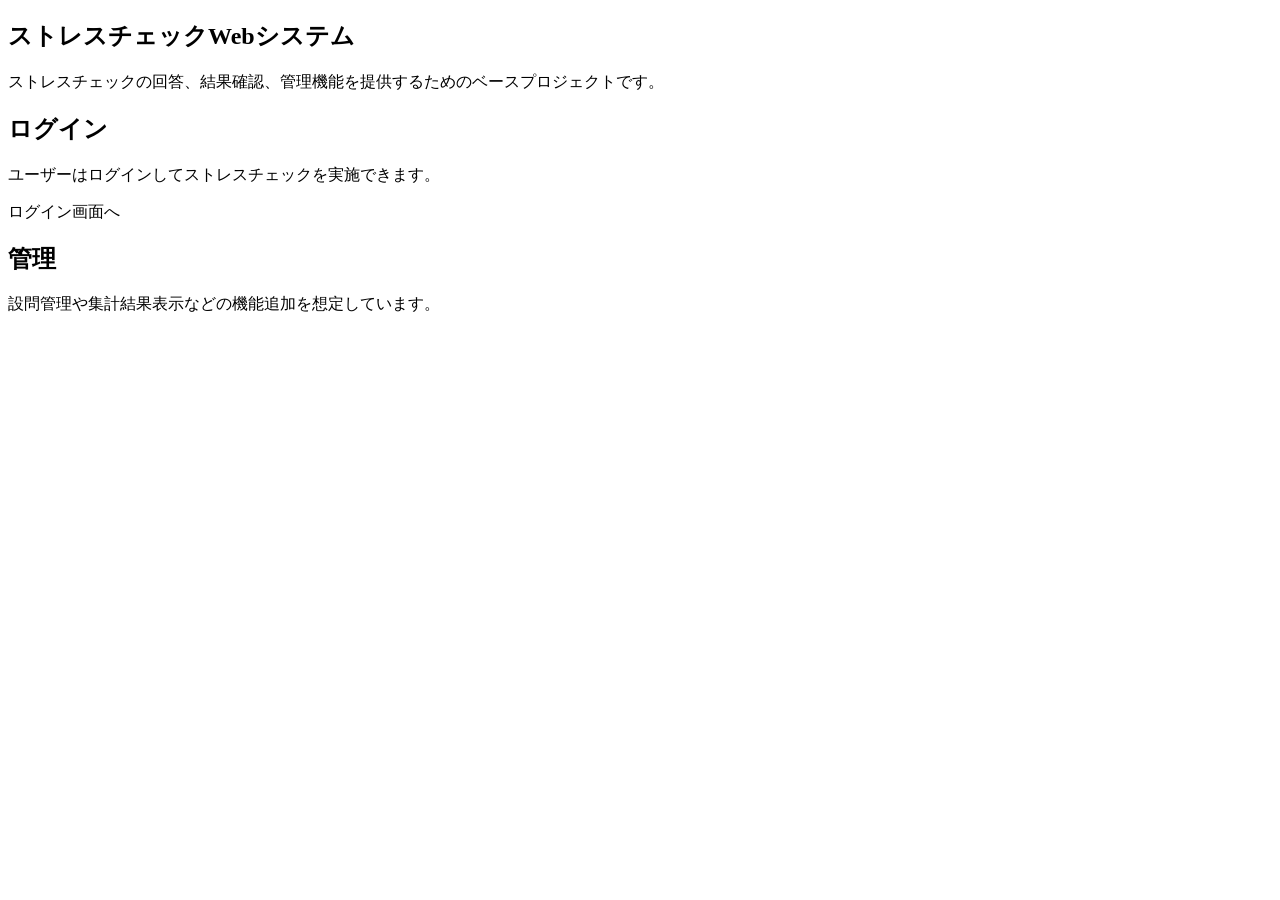
<file: src/main/resources/templates/index.html>
<!DOCTYPE html>
<html lang="ja" xmlns:th="http://www.thymeleaf.org"
      th:replace="layout :: layout(~{::title}, ~{::section})">
<head>
    <title>トップページ</title>
</head>
<body>
<section class="content-card">
    <h1 th:text="${headline}">ストレスチェックWebシステム</h1>
    <p>ストレスチェックの回答、結果確認、管理機能を提供するためのベースプロジェクトです。</p>
    <div class="grid">
        <div class="card">
            <h2>ログイン</h2>
            <p>ユーザーはログインしてストレスチェックを実施できます。</p>
            <a class="button" th:href="@{/login}">ログイン画面へ</a>
        </div>
        <div class="card">
            <h2>管理</h2>
            <p>設問管理や集計結果表示などの機能追加を想定しています。</p>
        </div>
    </div>
</section>
</body>
</html>
</file>
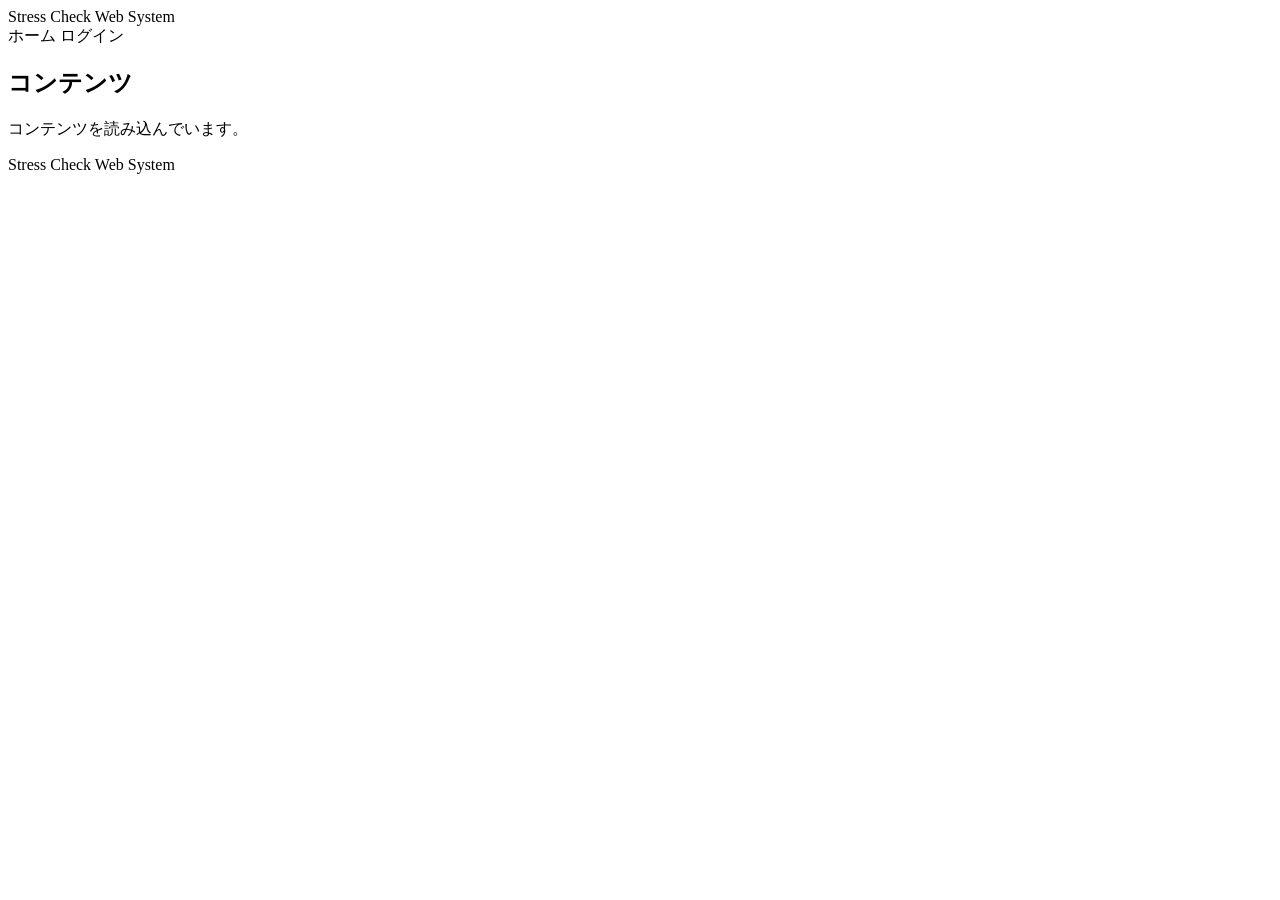
<file: src/main/resources/templates/layout.html>
<!DOCTYPE html>
<html lang="ja" xmlns:th="http://www.thymeleaf.org" th:fragment="layout (title, content)">
<head>
    <meta charset="UTF-8"/>
    <meta name="viewport" content="width=device-width, initial-scale=1.0"/>
    <title th:replace="${title}">Stress Check</title>
    <link rel="stylesheet" th:href="@{/css/main.css}"/>
</head>
<body th:classappend="${#strings.endsWith(#httpServletRequest.requestURI, '/login')} ? ' login-page' : ''">
<header class="site-header">
    <div class="branding">
        <span class="site-title">Stress Check</span>
        <span class="site-subtitle">Web System</span>
    </div>
    <nav class="nav-links">
        <a th:href="@{/}">ホーム</a>
        <a th:href="@{/login}">ログイン</a>
    </nav>
</header>

<main class="site-main" th:replace="${content}">
    <section class="content-card">
        <h1>コンテンツ</h1>
        <p>コンテンツを読み込んでいます。</p>
    </section>
</main>

<footer class="site-footer">
    <p>Stress Check Web System</p>
</footer>
</body>
</html>
</file>
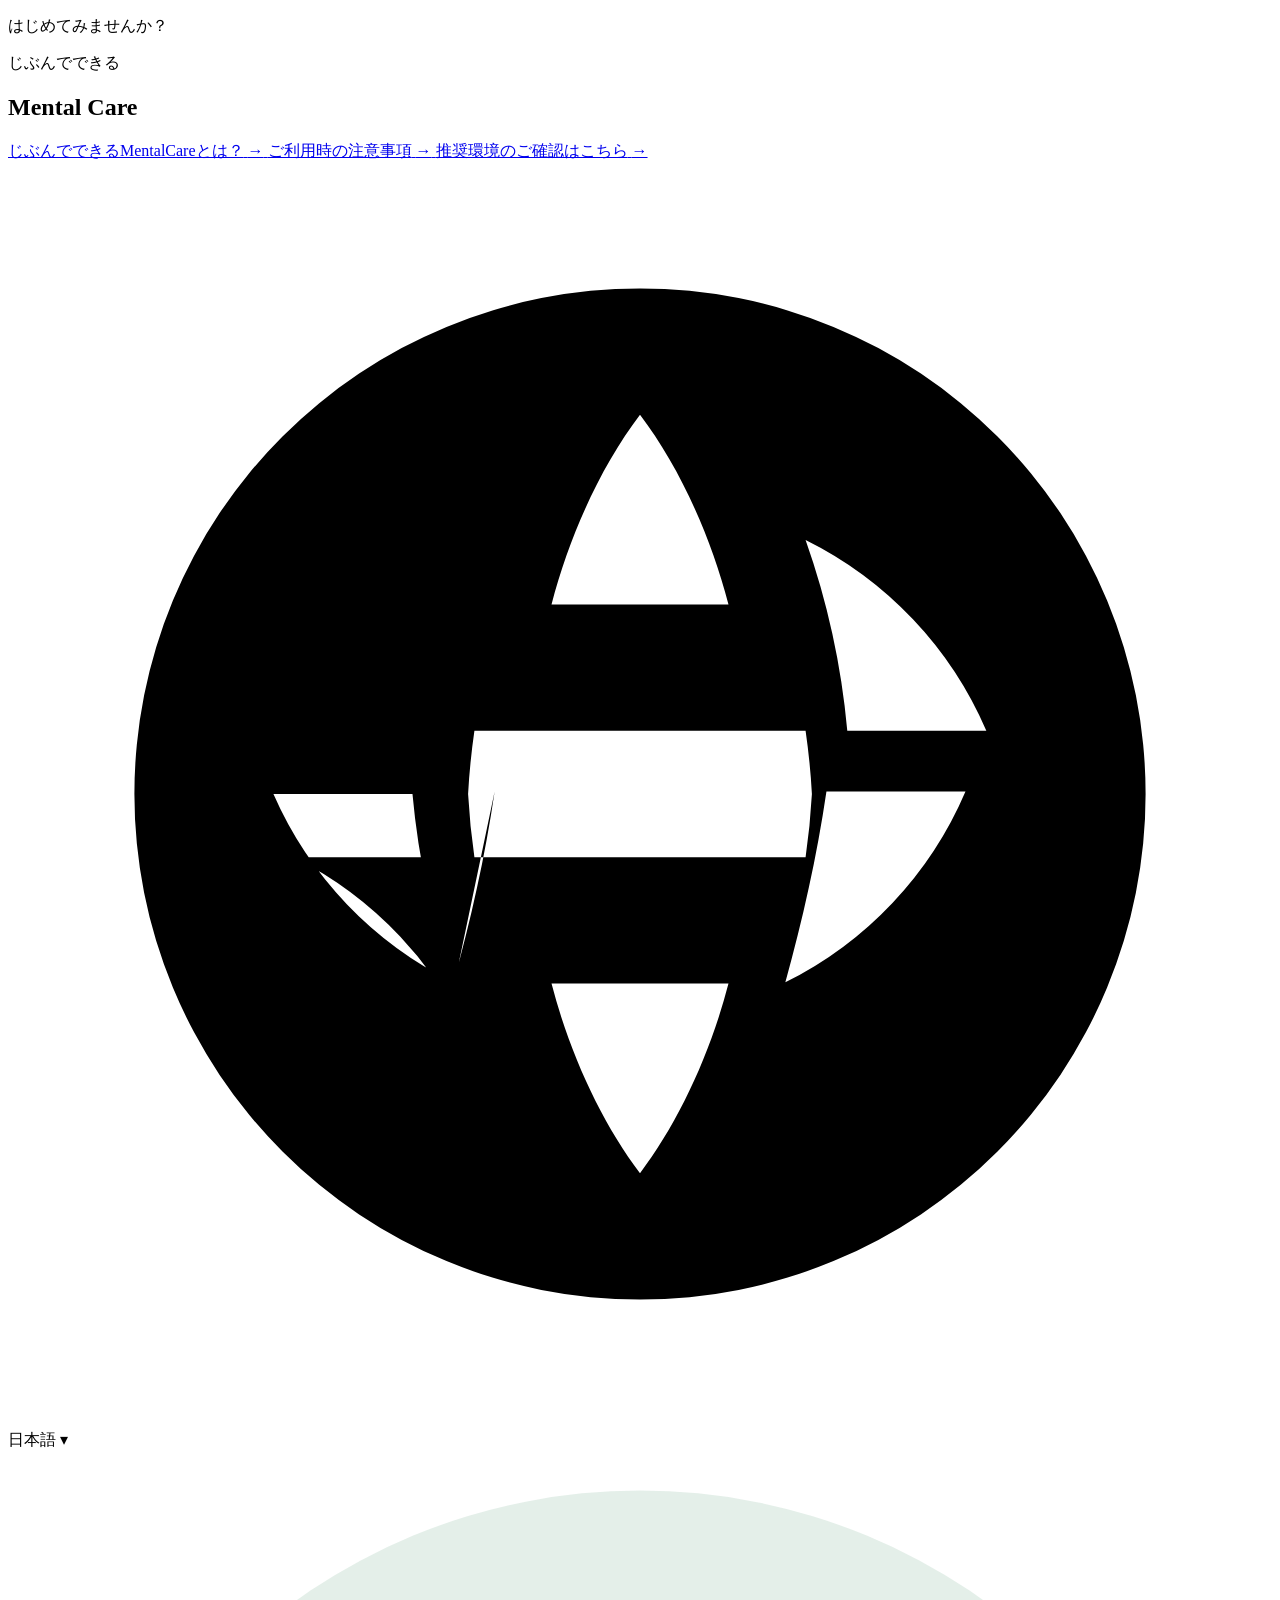
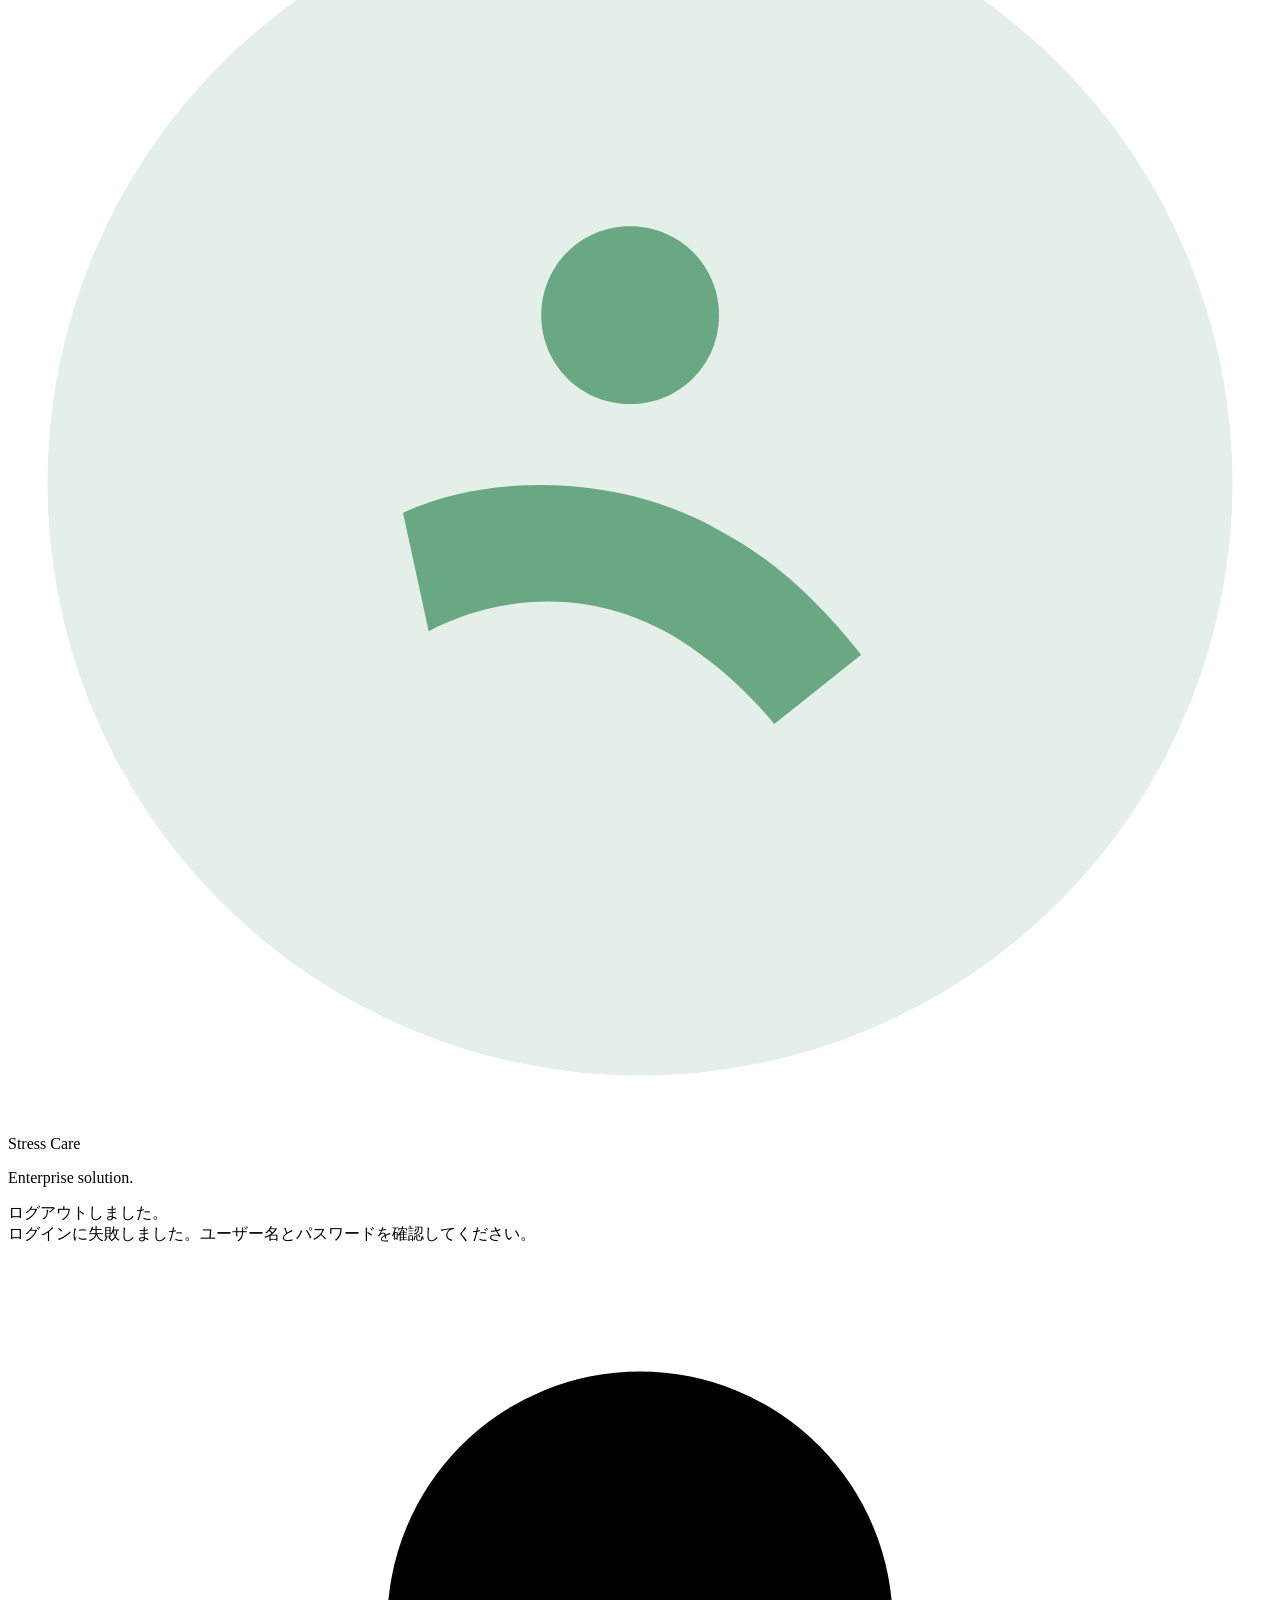
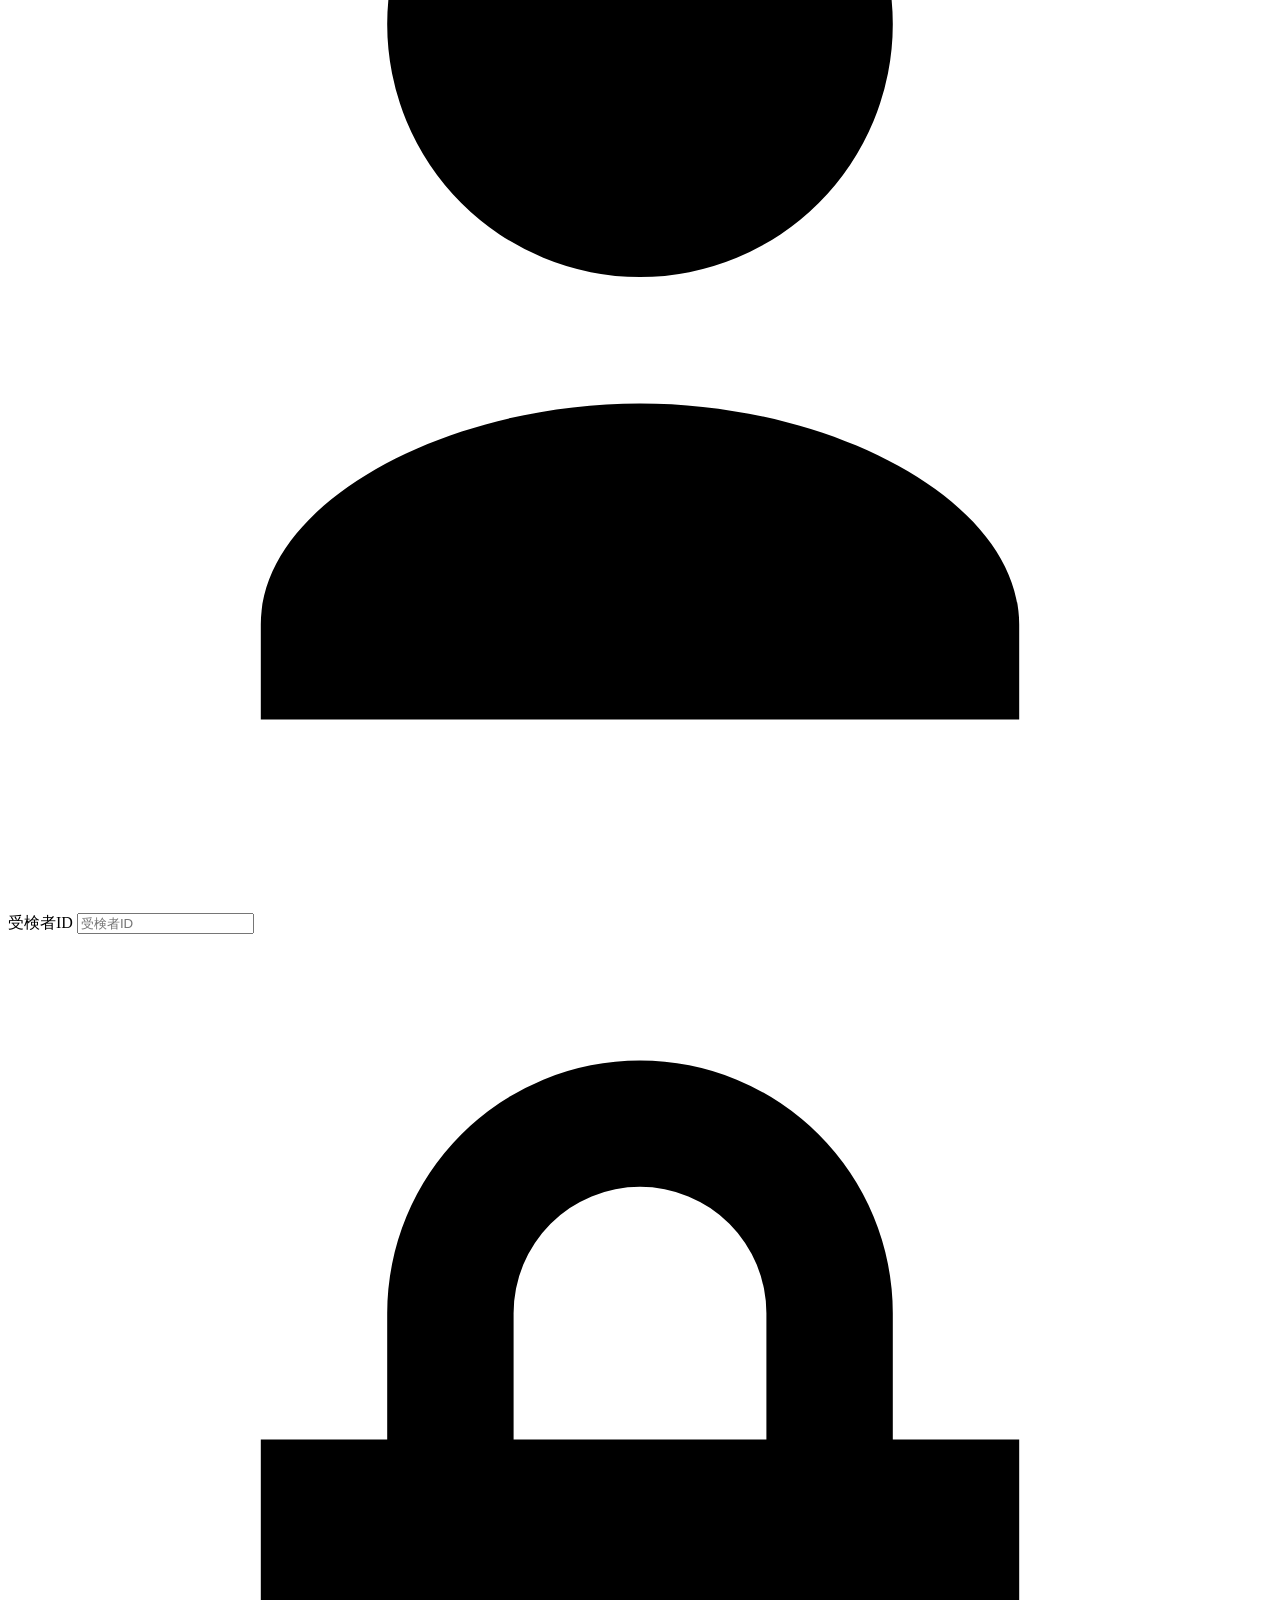
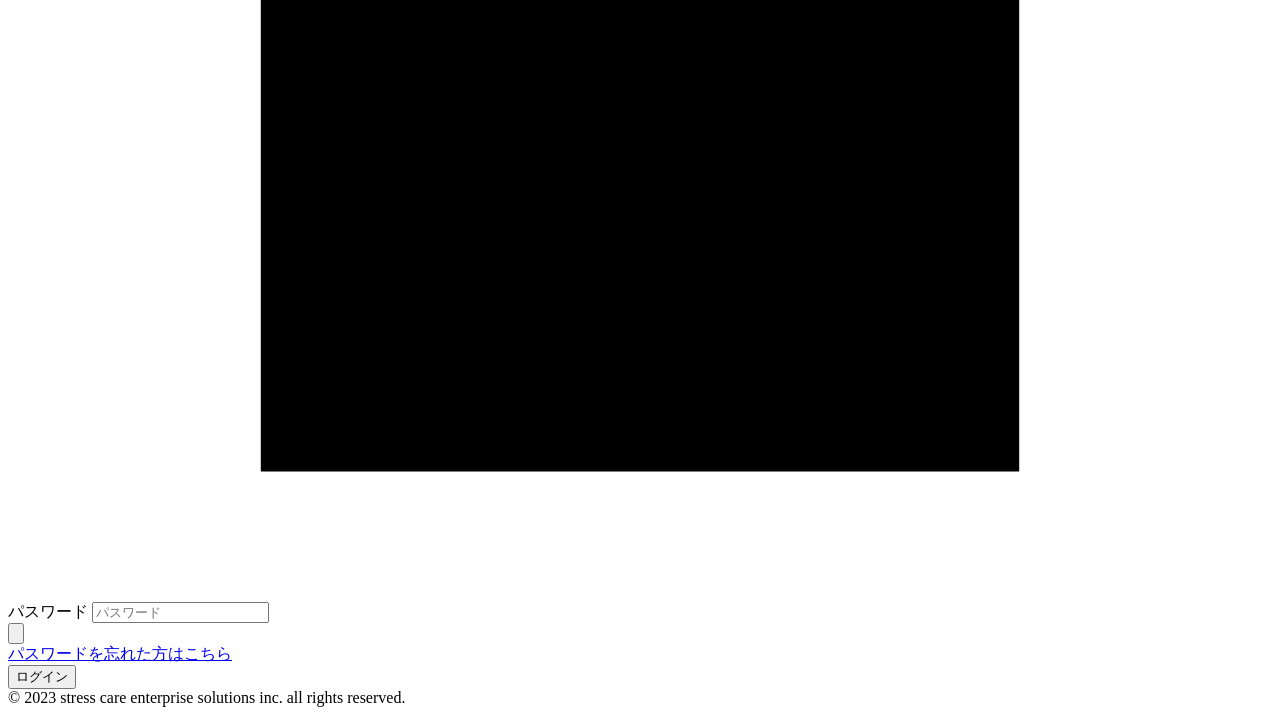
<file: src/main/resources/templates/login.html>
<!DOCTYPE html>
<html lang="ja" xmlns:th="http://www.thymeleaf.org"
      th:replace="layout :: layout(~{::title}, ~{::section})">
<head>
    <title>ログイン</title>
</head>
<body>
<section class="login-shell">
    <div class="login-columns">
        <div class="login-panel login-panel--info">
            <div class="login-message">
                <p class="login-eyebrow">はじめてみませんか？</p>
                <p class="login-lead">じぶんでできる</p>
                <h1 class="login-title">Mental Care</h1>
            </div>
            <div class="login-links-list">
                <a href="#" class="login-link">
                    <span class="login-link-text">じぶんでできるMentalCareとは？</span>
                    <span class="login-link-arrow" aria-hidden="true">→</span>
                </a>
                <a href="#" class="login-link">
                    <span class="login-link-text">ご利用時の注意事項</span>
                    <span class="login-link-arrow" aria-hidden="true">→</span>
                </a>
                <a href="#" class="login-link">
                    <span class="login-link-text">推奨環境のご確認はこちら</span>
                    <span class="login-link-arrow" aria-hidden="true">→</span>
                </a>
            </div>
        </div>
        <div class="login-panel login-panel--form">
            <div class="login-lang">
                <span class="login-lang-icon" aria-hidden="true">
                    <svg viewBox="0 0 20 20">
                        <path d="M10 2a8 8 0 1 0 8 8 8 8 0 0 0-8-8zm5.48 7h-2.2a12.4 12.4 0 0 0-.66-3.02A6.02 6.02 0 0 1 15.48 9zM10 4c.6.79 1.11 1.88 1.4 3H8.6C8.89 5.88 9.4 4.79 10 4zM7.38 9h5.24a11.14 11.14 0 0 1 .1 1 11.14 11.14 0 0 1-.1 1H7.38A11.14 11.14 0 0 1 7.28 10 11.14 11.14 0 0 1 7.38 9zm-.76 2h-2.1a6.02 6.02 0 0 1 2.84 3.02c-.27-.98-.5-1.99-.74-3.02zM4.38 9h2.2c.16-1.03.39-2.04.66-3.02A6.02 6.02 0 0 0 4.38 9zM10 16c-.6-.79-1.11-1.88-1.4-3h2.8C11.11 14.12 10.6 15.21 10 16zm2.3-3.02c.27-.98.5-1.99.65-3.02h2.2a6 6 0 0 1-2.85 3.02zM7.7 9.96c-.15 1.03-.38 2.04-.65 3.02A6 6 0 0 1 4.2 10h2.2a12.4 12.4 0 0 0 .66 3.02z" fill="currentColor"/>
                    </svg>
                </span>
                <span class="login-lang-text">日本語</span>
                <span class="login-lang-caret" aria-hidden="true">▾</span>
            </div>
            <div class="login-card">
                <div class="login-brand">
                    <div class="login-logo" aria-hidden="true">
                        <svg viewBox="0 0 64 64" class="login-logo-mark">
                            <circle cx="32" cy="32" r="30" fill="#6AA884" opacity="0.18"/>
                            <path d="M20 33.5c2.2-1 4.6-1.4 7-1.4 3.2 0 6.5.8 9.2 2.4 2.8 1.5 5 3.7 7 6.2l-4.4 3.5c-1.5-1.8-3.2-3.3-5.2-4.5-1.9-1.1-4-1.7-6.2-1.7-2.1 0-4.2.5-6.1 1.5L20 33.5z" fill="#6AA884"/>
                            <path d="M27 23.5c0-2.5 2-4.5 4.5-4.5s4.5 2 4.5 4.5-2 4.5-4.5 4.5-4.5-2-4.5-4.5z" fill="#6AA884"/>
                        </svg>
                    </div>
                    <div class="login-brand-text">
                        <p class="login-brand-name">Stress Care</p>
                        <p class="login-brand-subtitle">Enterprise solution.</p>
                    </div>
                </div>

                <div th:if="${param.logout}" class="notice success">ログアウトしました。</div>
                <div th:if="${param.error}" class="notice error">ログインに失敗しました。ユーザー名とパスワードを確認してください。</div>

                <form th:action="@{/login}" method="post" class="login-form">
                    <input type="hidden" th:name="${_csrf.parameterName}" th:value="${_csrf.token}"/>

                    <div class="input-field">
                        <span class="input-icon" aria-hidden="true">
                            <svg viewBox="0 0 20 20">
                                <path d="M10 10a4 4 0 1 0-4-4 4 4 0 0 0 4 4zm0 2c-3.03 0-6 1.54-6 3.5V17h12v-1.5C16 13.54 13.03 12 10 12z" fill="currentColor"/>
                            </svg>
                        </span>
                        <div class="input-control">
                            <label class="sr-only" for="username">受検者ID</label>
                            <input id="username" name="username" type="text" placeholder="受検者ID" required/>
                        </div>
                    </div>

                    <div class="input-field">
                        <span class="input-icon" aria-hidden="true">
                            <svg viewBox="0 0 20 20">
                                <path d="M14 8V6a4 4 0 1 0-8 0v2H4v10h12V8h-2zm-6 0V6a2 2 0 1 1 4 0v2H8z" fill="currentColor"/>
                            </svg>
                        </span>
                        <div class="input-control">
                            <label class="sr-only" for="password">パスワード</label>
                            <input id="password" name="password" type="password" placeholder="パスワード" required/>
                        </div>
                        <button type="button" class="password-toggle" aria-label="パスワードを表示">
                            <svg viewBox="0 0 20 20" class="eye-icon">
                                <path d="M10 4C5.455 4 1.73 7.11.5 10c1.23 2.89 4.955 6 9.5 6s8.27-3.11 9.5-6C18.27 7.11 14.545 4 10 4zm0 10c-2.21 0-4-1.79-4-4s1.79-4 4-4a4 4 0 0 1 0 8zm0-2.5a1.5 1.5 0 1 1 0-3 1.5 1.5 0 0 1 0 3z" fill="currentColor"/>
                            </svg>
                        </button>
                    </div>

                    <div class="login-help">
                        <a href="#" class="password-link">パスワードを忘れた方はこちら</a>
                    </div>

                    <button type="submit" class="login-button">ログイン</button>
                </form>
            </div>
            <div class="login-footer">© 2023 stress care enterprise solutions inc. all rights reserved.</div>
        </div>
    </div>
</section>

<script>
    document.addEventListener('DOMContentLoaded', function () {
        var toggle = document.querySelector('.password-toggle');
        var passwordInput = document.getElementById('password');
        if (toggle && passwordInput) {
            toggle.addEventListener('click', function () {
                var isHidden = passwordInput.getAttribute('type') === 'password';
                passwordInput.setAttribute('type', isHidden ? 'text' : 'password');
                toggle.classList.toggle('is-active', isHidden);
                toggle.setAttribute('aria-label', isHidden ? 'パスワードを隠す' : 'パスワードを表示');
            });
        }
    });
</script>
</body>
</html>
</file>
